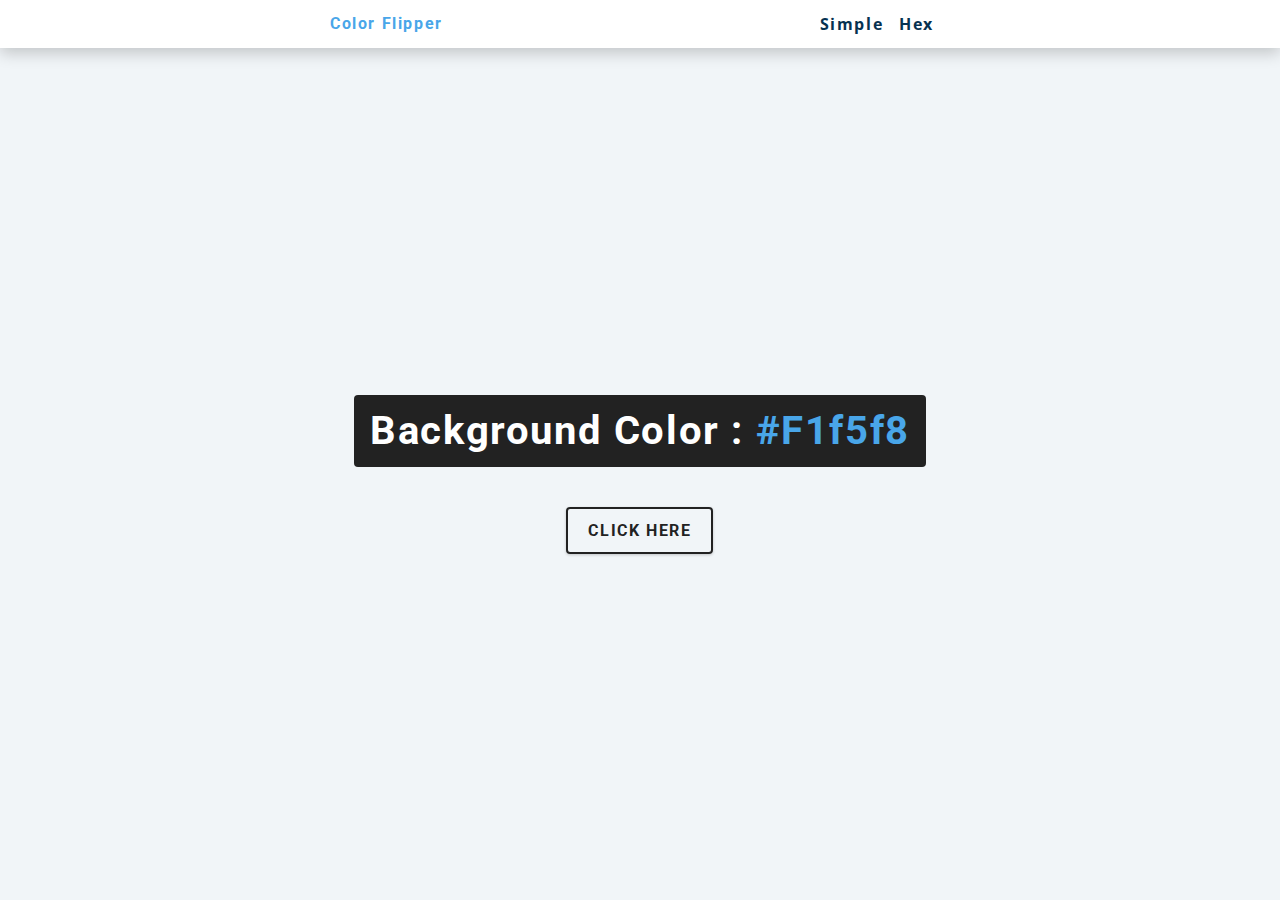
<file: proj1-colorFlipper/index.html>
<!DOCTYPE html>
<html lang="en">

<head>
  <meta charset="UTF-8" />
  <meta name="viewport" content="width=device-width, initial-scale=1.0" />
  <title>Color Flipper || Simple</title>

  <!-- styles -->
  <link rel="stylesheet" href="styles.css" />
</head>

<body>
  <nav>
    <div class="nav-center">
      <h4>Color Flipper</h4>
      <ul class="nav-links">
        <li> <a href="index.html">Simple</a></li>
        <li> <a href="hex.html">Hex</a></li>
      </ul>
    </div>
  </nav>
  <main>
    <div class="container">
      <h2>Background Color : <span class="color">#f1f5f8</span></h2>
      <button class="btn btn-hero" id="btn">Click here</button>
    </div>
  </main> 
  <!-- javascript -->
  <script src="app.js"></script>
</body>

</html>
</file>
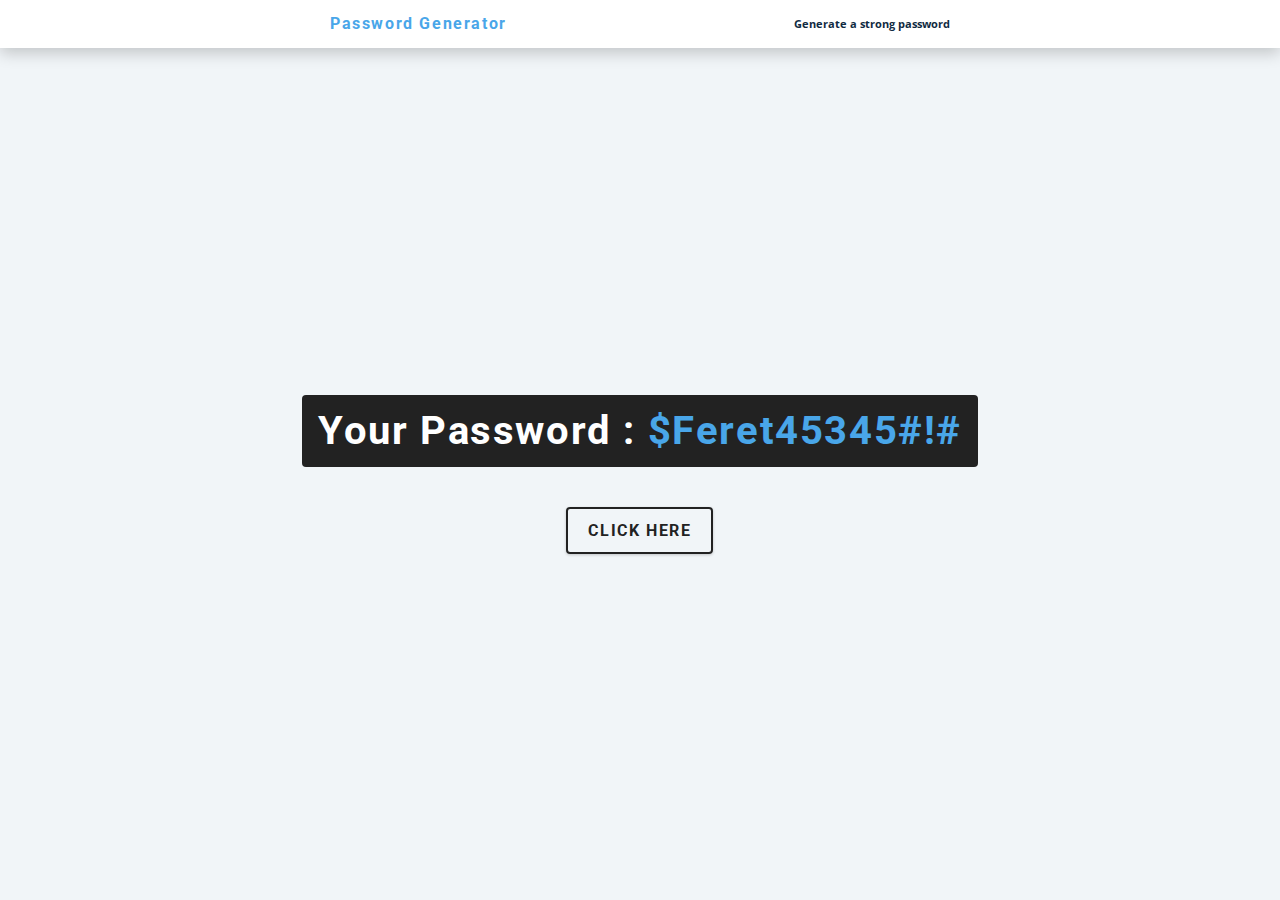
<file: proj2-passwordGenerator/index.html>
<!DOCTYPE html>
<html lang="en">

<head>
  <meta charset="UTF-8" />
  <meta name="viewport" content="width=device-width, initial-scale=1.0" />
  <title>Strong Password Generator</title>

  <!-- styles -->
  <link rel="stylesheet" href="styles.css" />
</head>

<body>
  <nav>
    <div class="nav-center">
      <h4>Password Generator</h4>
      <h6>Generate a strong password</h6>
      
    </div>
  </nav>
  <main>
    <div class="container">
      <h2>Your Password : <span class="password">$feret45345#!#</span></h2>
      <button class="btn btn-hero" id="btn">Click here</button>
    </div>
  </main>
  <!-- javascript -->
  <script src="passGen.js"></script>
  <script async src="https://pagead2.googlesyndication.com/pagead/js/adsbygoogle.js?client=ca-pub-9060583632300378"
     crossorigin="anonymous"></script>
</body>

</html>
</file>
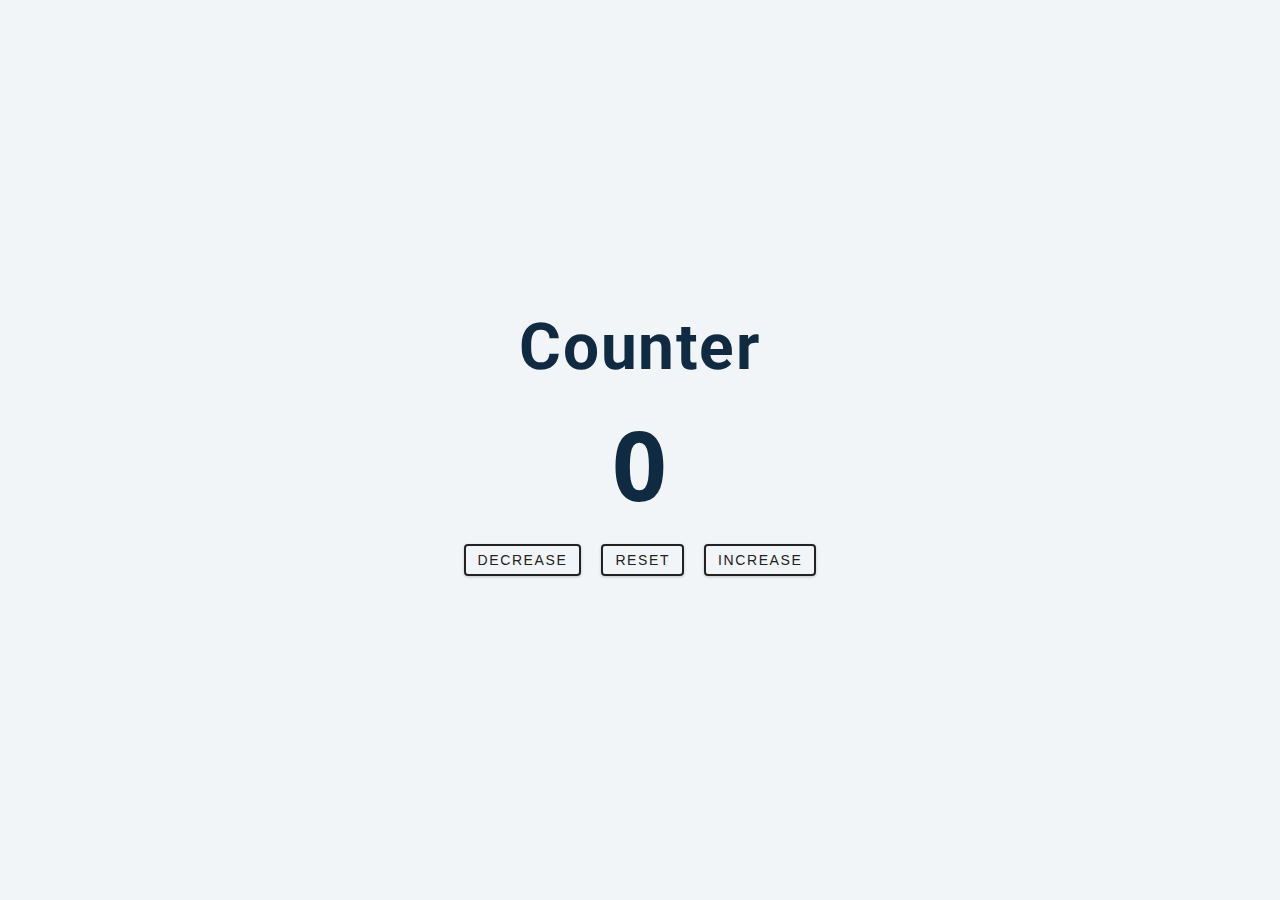
<file: proj3-counter/index.html>
<!DOCTYPE html>
<html lang="en">
  <head>
    <meta charset="UTF-8" />
    <meta name="viewport" content="width=device-width, initial-scale=1.0" />
    <title>Counter</title>

    <!-- styles -->
    <link rel="stylesheet" href="styles.css" />
  </head>
  <body>
    <main>
      <div class="container">
        <h1>
          Counter
        </h1>
        <span id="value">0</span>
        <div class="button-container">
          <button class="btn decrease">Decrease</button>
          <button class="btn reset">reset</button>
          <button class="btn increase">increase</button>
        </div>
      </div>
    </main>
    
    <!-- javascript -->
    <script src="app.js"></script>
  </body>
</html>
</file>
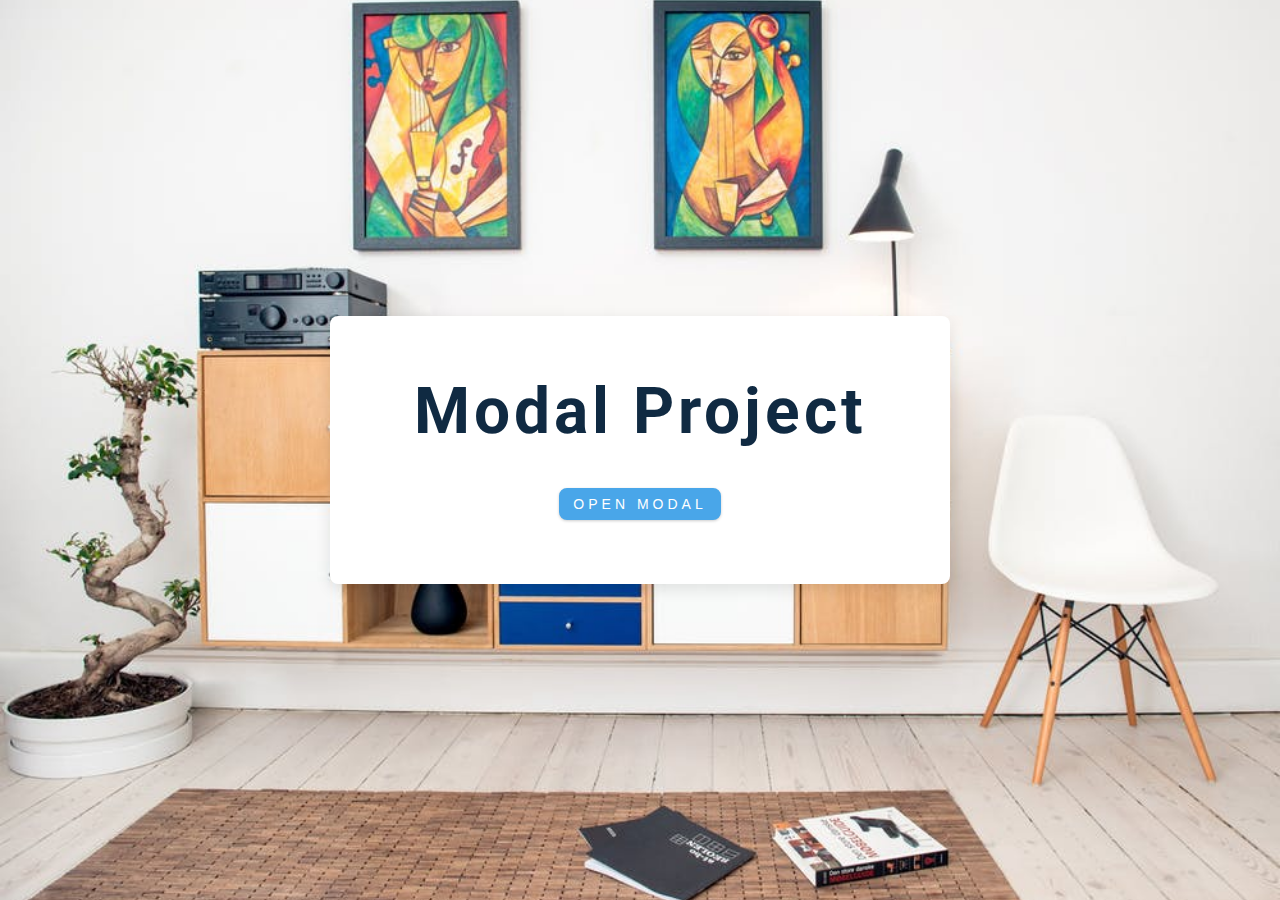
<file: proj7-modal/index.html>
<!DOCTYPE html>
<html lang="en">
  <head>
    <meta charset="UTF-8" />
    <meta name="viewport" content="width=device-width, initial-scale=1.0" />
    <title>Modal</title>
    <!-- font-awesome -->
    <link
      rel="stylesheet"
      href="https://cdnjs.cloudflare.com/ajax/libs/font-awesome/5.14.0/css/all.min.css"
    />
    <!-- styles -->
    <link rel="stylesheet" href="styles.css" />
  </head>
  <body>
    <!-- hero -->
    <header class="hero">
      <div class="banner">
        <h1>Modal project</h1>
        <button class="btn modal-btn">
          open modal
        </button>
      </div>
    </header>
    <!-- end of hero -->
    <!-- modal -->
    <div class="modal-overlay">
      <div class="modal-container">
        <h3>modal content</h3>
        <button class="close-btn">
          <i class="fas fa-times"></i>
        </button>
      </div>
    </div>

    <!-- javascript -->
    <script src="app.js"></script>
  </body>
</html>
</file>
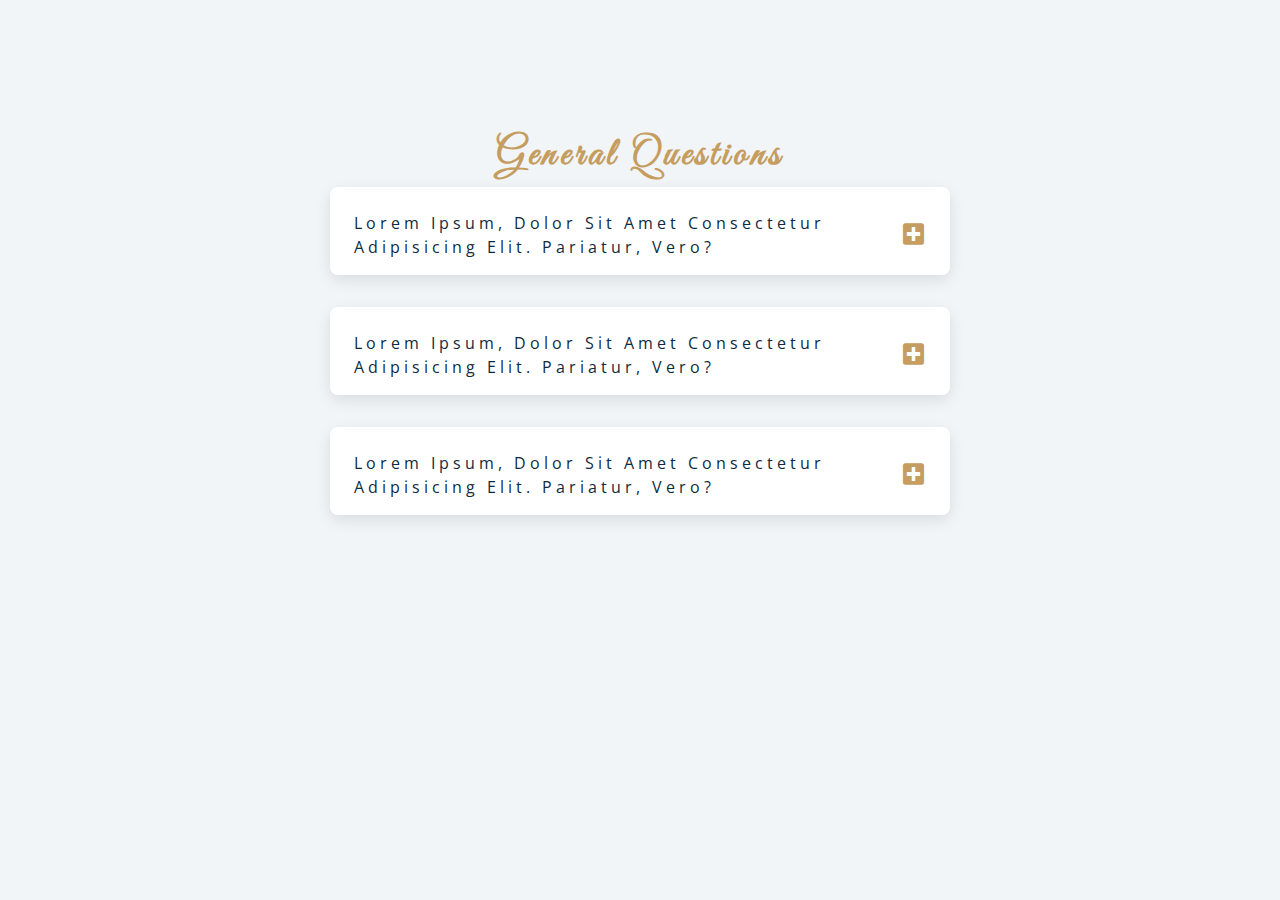
<file: proj8-questions/index.html>
<!DOCTYPE html>
<html lang="en">

<head>
  <meta charset="UTF-8" />
  <meta name="viewport" content="width=device-width, initial-scale=1.0" />
  <title>Q & A</title>
  <!-- font-awesome -->
  <link rel="stylesheet" href="https://cdnjs.cloudflare.com/ajax/libs/font-awesome/5.14.0/css/all.min.css" />
  <!-- extra fonts -->
  <link href="https://fonts.googleapis.com/css?family=Great+Vibes&display=swap" rel="stylesheet" />
  <!-- styles -->
  <link rel="stylesheet" href="styles.css" />
</head>

<body>
  <section class="questions">
    <!-- title -->
    <div class="title">
      <h2>General Questions</h2>
      <!-- questions -->
      <div class="section-center">
        <!-- single question -->
        <article class="question">
          <!-- question-title -->
          <div class="question-title">
            <p>
              Lorem ipsum, dolor sit amet consectetur adipisicing elit. Pariatur, vero?
            </p>
            <button type='button' class="question-btn">
              <span class="plus-icon">
                <i class="fas fa-plus-square"></i>
              </span>
              <span class="minus-icon">
                <i class="fas fa-minus-square"></i>
              </span>
            </button>
          </div>
          <!-- question text -->
          <div class="question-text">
            <p>Lorem ipsum dolor sit, amet consectetur adipisicing elit. Quaerat tempore quis possimus
              necessitatibus sapiente </p>
          </div>
        </article>
        <!-- end of single question -->
        <!-- single question -->
        <article class="question">
          <!-- question-title -->
          <div class="question-title">
            <p>
              Lorem ipsum, dolor sit amet consectetur adipisicing elit. Pariatur, vero?
            </p>
            <button type='button' class="question-btn">
              <span class="plus-icon">
                <i class="fas fa-plus-square"></i>
              </span>
              <span class="minus-icon">
                <i class="fas fa-minus-square"></i>
              </span>
            </button>
          </div>
          <!-- question text -->
          <div class="question-text">
            <p>Lorem ipsum dolor sit, adipisicing elit. Quaerat tempore quis possimus
              quam laborum! At repudiandae iste mollitia quasi.</p>
          </div>
        </article>
        <!-- end of single question -->
        <!-- single question -->
        <article class="question">
          <!-- question-title -->
          <div class="question-title">
            <p>
              Lorem ipsum, dolor sit amet consectetur adipisicing elit. Pariatur, vero?
            </p>
            <button type='button' class="question-btn">
              <span class="plus-icon">
                <i class="fas fa-plus-square"></i>
              </span>
              <span class="minus-icon">
                <i class="fas fa-minus-square"></i>
              </span>
            </button>
          </div>
          <!-- question text -->
          <div class="question-text">
            <p>Lorem ipsum dolor sit, amet consectetur adipisicing elit. Quaerat tempore quis possimus
              necessitatibus quasi.</p>
          </div>
        </article>
        <!-- end of single question -->

      </div>
    </div>
  </section>
  <!-- javascript -->
  <script src="app.js"></script>
</body>

</html>
</file>
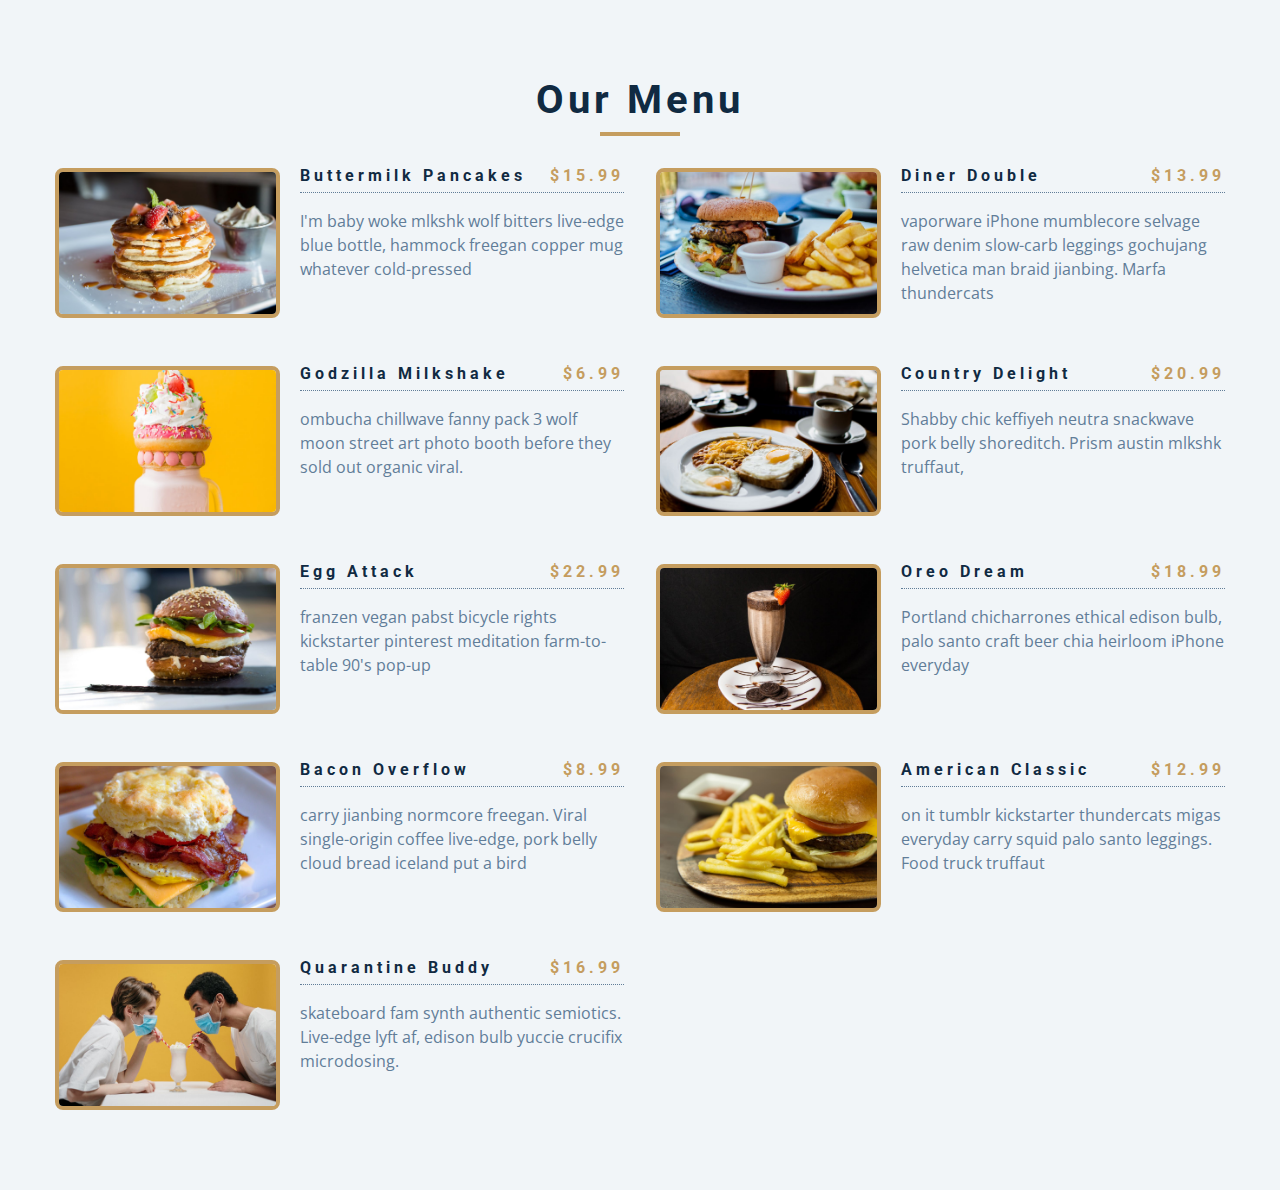
<file: proj9-menu/index.html>
<!DOCTYPE html>
<html lang="en">

<head>
  <meta charset="UTF-8" />
  <meta name="viewport" content="width=device-width, initial-scale=1.0" />
  <title>Starter</title>
  <!-- font-awesome -->
  <link rel="stylesheet" href="https://cdnjs.cloudflare.com/ajax/libs/font-awesome/5.14.0/css/all.min.css" />
  <!-- styles -->
  <link rel="stylesheet" href="styles.css" />
</head>

<body>
  <section class="menu">
    <!-- title -->
    <div class="title">
      <h2>Our menu</h2>
      <div class="underline"></div>
    </div>
    <!-- filter buttons -->
    <!-- menu items -->
    <div class="section-center">
      <!-- single item -->
     
      <article class="menu-item">
        <img src="menu-item.jpeg" class="photo" alt="menu item">
        <div class="item-info">
          <header>
            <h4>Buttery Pancakes</h4>
            <h4 class="price">$15</h4>
          </header>
          <p class="item-text">Lorem ipsum dolor, sit amet consectetur adipisicing elit. Deserunt obcaecati nulla illum
            eos, aliquid quia nemo dicta saepe in nobis?</p>
        </div>
      </article>
       <!-- end of single item  -->
    </div>
  </section>
  <!-- javascript -->
  <script src="app.js"></script>
</body>

</html>
</file>
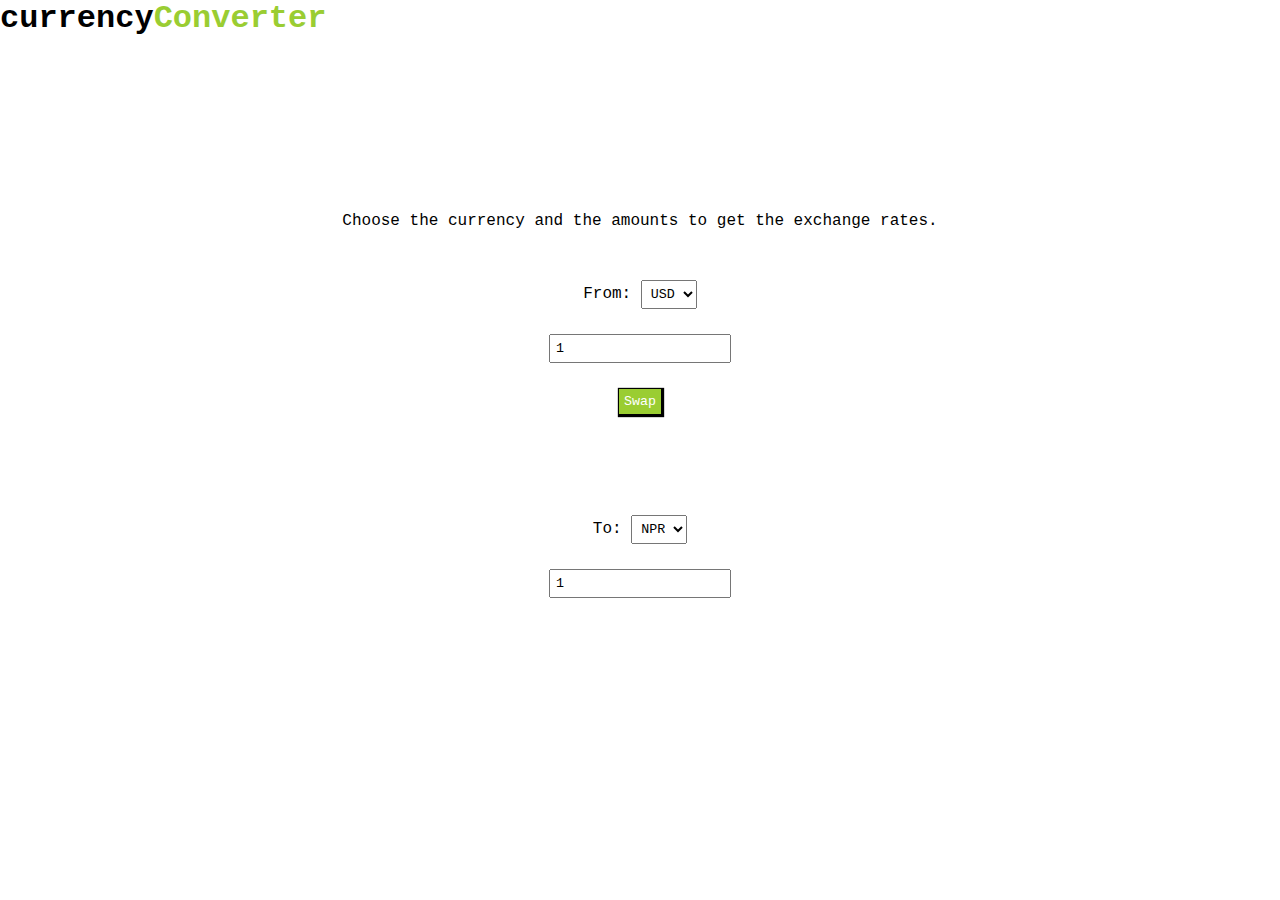
<file: currencyConverter-proj/currencyConverter.html>
<!DOCTYPE html>
<html lang="en">
  <head>
    <meta charset="UTF-8" />
    <meta http-equiv="X-UA-Compatible" content="IE=edge" />
    <meta name="viewport" content="width=device-width, initial-scale=1.0" />
    <title>currencyConverter</title>
    <style>
      * {
        margin: 0;
        padding: 0;
        box-sizing: border-box;
        font-family: "Courier New", Courier, monospace;
      }

      .mid {
        text-align: center;
        margin: 100px;
        padding: 50px;
      }
      p,
      #from,
      #to,
      .swap-rate-container,#rate {
        padding: 25px;
      }
      input,
      select,button {
        padding: 5px;
      }
      span{
          color:yellowgreen
      }
      button{
          background-color:yellowgreen;
          color:white;
          border:1px solid black;
          box-shadow: black 1px 1px 1px 1px;
      }
      @media screen and (max-width: 600px){
          *:not(h1,span){
            font-size: 13px;
          }
      }
    </style>
    
  </head>
  <body>
    <div class="logo">
      <h1>currency<span>Converter</span></h1>
    </div>
    <div class="main-container">
      <div class="mid">
        <p>Choose the currency and the amounts to get the exchange rates.</p>
        <div class="convert" id="from">
          <label for="countries-from">From:</label>
          <select name="countries-from" id="countries-from">
            <option value="AED">AED</option>
          <option value="ARS">ARS</option>
          <option value="AUD">AUD</option>
          <option value="BGN">BGN</option>
          <option value="BRL">BRL</option>
          <option value="BSD">BSD</option>
          <option value="CAD">CAD</option>
          <option value="CHF">CHF</option>
          <option value="CLP">CLP</option>
          <option value="CNY">CNY</option>
          <option value="COP">COP</option>
          <option value="CZK">CZK</option>
          <option value="DKK">DKK</option>
          <option value="DOP">DOP</option>
          <option value="EGP">EGP</option>
          <option value="EUR">EUR</option>
          <option value="FJD">FJD</option>
          <option value="GBP">GBP</option>
          <option value="GTQ">GTQ</option>
          <option value="HKD">HKD</option>
          <option value="HRK">HRK</option>
          <option value="HUF">HUF</option>
          <option value="IDR">IDR</option>
          <option value="ILS">ILS</option>
          <option value="INR">INR</option>
          <option value="ISK">ISK</option>
          <option value="JPY">JPY</option>
          <option value="KRW">KRW</option>
          <option value="KZT">KZT</option>
          <option value="MXN">MXN</option>
          <option value="MYR">MYR</option>
          <option value="NOK">NOK</option>
          <option value="NPR">NPR</option>
          <option value="NZD">NZD</option>
          <option value="PAB">PAB</option>
          <option value="PEN">PEN</option>
          <option value="PHP">PHP</option>
          <option value="PKR">PKR</option>
          <option value="PLN">PLN</option>
          <option value="PYG">PYG</option>
          <option value="RON">RON</option>
          <option value="RUB">RUB</option>
          <option value="SAR">SAR</option>
          <option value="SEK">SEK</option>
          <option value="SGD">SGD</option>
          <option value="THB">THB</option>
          <option value="TRY">TRY</option>
          <option value="TWD">TWD</option>
          <option value="UAH">UAH</option>
          <option value="USD" selected>USD</option>
          <option value="UYU">UYU</option>
          <option value="VND">VND</option>
          <option value="ZAR">ZAR</option>
          </select>
        </div>
        <div class="amount" id="amount-from">
          <input type="number" placeholder="0" value="1" id="amountOne" />
        </div>
        <div class="swap-rate-container">
          <button type="button" value="Swap" class="btn" id="swapbtn" onclick="">Swap</button>
          <div class="rate" id="rate"></div>
        </div>
        <div class="convert" id="to">
          <label for="countries-to">To:</label>
          <select name="countries-to" id="countries-to">
            <option value="AED">AED</option>
            <option value="ARS">ARS</option>
            <option value="AUD">AUD</option>
            <option value="BGN">BGN</option>
            <option value="BRL">BRL</option>
            <option value="BSD">BSD</option>
            <option value="CAD">CAD</option>
            <option value="CHF">CHF</option>
            <option value="CLP">CLP</option>
            <option value="CNY">CNY</option>
            <option value="COP">COP</option>
            <option value="CZK">CZK</option>
            <option value="DKK">DKK</option>
            <option value="DOP">DOP</option>
            <option value="EGP">EGP</option>
            <option value="EUR">EUR</option>
            <option value="FJD">FJD</option>
            <option value="GBP">GBP</option>
            <option value="GTQ">GTQ</option>
            <option value="HKD">HKD</option>
            <option value="HRK">HRK</option>
            <option value="HUF">HUF</option>
            <option value="IDR">IDR</option>
            <option value="ILS">ILS</option>
            <option value="INR">INR</option>
            <option value="ISK">ISK</option>
            <option value="JPY">JPY</option>
            <option value="KRW">KRW</option>
            <option value="KZT">KZT</option>
            <option value="MXN">MXN</option>
            <option value="MYR">MYR</option>
            <option value="NOK">NOK</option>
            <option value="NPR" selected>NPR</option>
            <option value="NZD">NZD</option>
            <option value="PAB">PAB</option>
            <option value="PEN">PEN</option>
            <option value="PHP">PHP</option>
            <option value="PKR">PKR</option>
            <option value="PLN">PLN</option>
            <option value="PYG">PYG</option>
            <option value="RON">RON</option>
            <option value="RUB">RUB</option>
            <option value="SAR">SAR</option>
            <option value="SEK">SEK</option>
            <option value="SGD">SGD</option>
            <option value="THB">THB</option>
            <option value="TRY">TRY</option>
            <option value="TWD">TWD</option>
            <option value="UAH">UAH</option>
            <option value="USD">USD</option>
            <option value="UYU">UYU</option>
            <option value="VND">VND</option>
            <option value="ZAR">ZAR</option>
          </select>
        </div>
        <div class="amount" id="amount-to">
          <input type="number" placeholder="0" value="1" id="amountTwo"/>
        </div>
      </div>
    </div>
    <script src="currencyConverter.js"></script>
  </body>
</html>
</file>
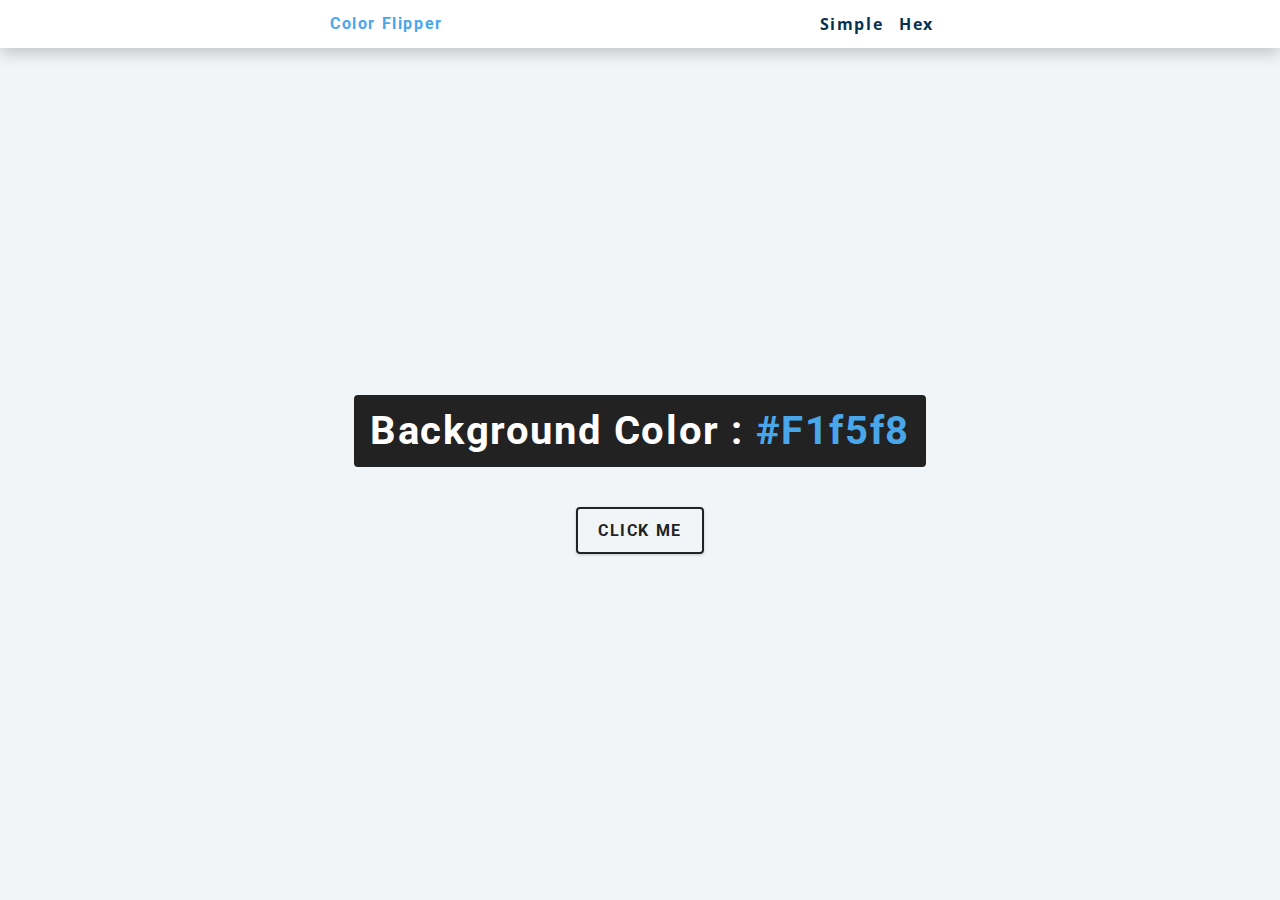
<file: proj1-colorFlipper/hex.html>
<!DOCTYPE html>
<html lang="en">
  <head>
    <meta charset="UTF-8" />
    <meta name="viewport" content="width=device-width, initial-scale=1.0" />
    <title>
      Color Flipper || Simple
    </title>

    <!-- styles -->
    <link rel="stylesheet" href="styles.css" />
  </head>

  <body>
    <nav>
      <div class="nav-center">
        <h4>color flipper</h4>
        <ul class="nav-links">
          <li><a href="index.html">simple</a></li>
          <li><a href="hex.html">hex</a></li>
        </ul>
      </div>
    </nav>
    <main>
      <div class="container">
        <h2>background color : <span class="color">#f1f5f8</span></h2>
        <button class="btn btn-hero" id="btn">click me</button>
      </div>
    </main> 
    <!-- javascript -->
    <script src="hex.js"></script>
  </body>
</html>
</file>
<file: proj1-colorFlipper/styles.css>
/*
=============== 
Fonts
===============
*/
@import url("https://fonts.googleapis.com/css?family=Open+Sans|Roboto:400,700&display=swap");

/* 
=============== 
Variables
===============
*/

:root {
  /* dark shades of primary color*/
  --clr-primary-1: hsl(205, 86%, 17%);
  --clr-primary-2: hsl(205, 77%, 27%);
  --clr-primary-3: hsl(205, 72%, 37%);
  --clr-primary-4: hsl(205, 63%, 48%);
  /* primary/main color */
  --clr-primary-5: hsl(205, 78%, 60%);
  /* lighter shades of primary color */
  --clr-primary-6: hsl(205, 89%, 70%);
  --clr-primary-7: hsl(205, 90%, 76%);
  --clr-primary-8: hsl(205, 86%, 81%);
  --clr-primary-9: hsl(205, 90%, 88%);
  --clr-primary-10: hsl(205, 100%, 96%);
  /* darkest grey - used for headings */
  --clr-grey-1: hsl(209, 61%, 16%);
  --clr-grey-2: hsl(211, 39%, 23%);
  --clr-grey-3: hsl(209, 34%, 30%);
  --clr-grey-4: hsl(209, 28%, 39%);
  /* grey used for paragraphs */
  --clr-grey-5: hsl(210, 22%, 49%);
  --clr-grey-6: hsl(209, 23%, 60%);
  --clr-grey-7: hsl(211, 27%, 70%);
  --clr-grey-8: hsl(210, 31%, 80%);
  --clr-grey-9: hsl(212, 33%, 89%);
  --clr-grey-10: hsl(210, 36%, 96%);
  --clr-white: #fff;
  --clr-red-dark: hsl(360, 67%, 44%);
  --clr-red-light: hsl(360, 71%, 66%);
  --clr-green-dark: hsl(125, 67%, 44%);
  --clr-green-light: hsl(125, 71%, 66%);
  --clr-black: #222;
  --ff-primary: "Roboto", sans-serif;
  --ff-secondary: "Open Sans", sans-serif;
  --transition: all 0.3s linear;
  --spacing: 0.1rem;
  --radius: 0.25rem;
  --light-shadow: 0 5px 15px rgba(0, 0, 0, 0.1);
  --dark-shadow: 0 5px 15px rgba(0, 0, 0, 0.2);
  --max-width: 1170px;
  --fixed-width: 620px;
}
/*
=============== 
Global Styles
===============
*/

*,
::after,
::before {
  margin: 0;
  padding: 0;
  box-sizing: border-box;
}
body {
  font-family: var(--ff-secondary);
  background: var(--clr-grey-10);
  color: var(--clr-grey-1);
  line-height: 1.5;
  font-size: 0.875rem;
}
ul {
  list-style-type: none;
}
a {
  text-decoration: none;
}
h1,
h2,
h3,
h4 {
  letter-spacing: var(--spacing);
  text-transform: capitalize;
  line-height: 1.25;
  margin-bottom: 0.75rem;
  font-family: var(--ff-primary);
}
h1 {
  font-size: 3rem;
}
h2 {
  font-size: 2rem;
}
h3 {
  font-size: 1.25rem;
}
h4 {
  font-size: 0.875rem;
}
p {
  margin-bottom: 1.25rem;
  color: var(--clr-grey-5);
}
@media screen and (min-width: 800px) {
  h1 {
    font-size: 4rem;
  }
  h2 {
    font-size: 2.5rem;
  }
  h3 {
    font-size: 1.75rem;
  }
  h4 {
    font-size: 1rem;
  }
  body {
    font-size: 1rem;
  }
  h1,
  h2,
  h3,
  h4 {
    line-height: 1;
  }
}
/*  global classes */

/* section */
.section {
  padding: 5rem 0;
}

.section-center {
  width: 90vw;
  margin: 0 auto;
  max-width: 1170px;
}
@media screen and (min-width: 992px) {
  .section-center {
    width: 95vw;
  }
}
main {
  min-height: 100vh;
  display: grid;
  place-items: center;
}

/*
=============== 
Nav
===============
*/
nav {
  background: var(--clr-white);
  height: 3rem;
  display: grid;
  align-items: center;
  box-shadow: var(--dark-shadow);
}
.nav-center {
  width: 90vw;
  max-width: var(--fixed-width);
  margin: 0 auto;
  display: flex;
  align-items: center;
  justify-content: space-between;
}
.nav-center h4 {
  margin-bottom: 0;
  color: var(--clr-primary-5);
}
.nav-links {
  display: flex;
}
nav a {
  text-transform: capitalize;
  font-weight: 700;
  font-size: 1rem;
  color: var(--clr-primary-1);
  letter-spacing: var(--spacing);
  margin-right: 1rem;
}
nav a:hover {
  color: var(--clr-primary-5);
}
/*
=============== 
Container
===============
*/
main {
  min-height: calc(100vh - 3rem);
  display: grid;
  place-items: center;
}
.container {
  text-align: center;
}
.container h2 {
  background: var(--clr-black);
  color: var(--clr-white);
  padding: 1rem;
  border-radius: var(--radius);
  margin-bottom: 2.5rem;
}
.color {
  color: var(--clr-primary-5);
}
.btn-hero {
  font-family: var(--ff-primary);
  text-transform: uppercase;
  background: transparent;
  color: var(--clr-black);
  letter-spacing: var(--spacing);
  display: inline-block;
  font-weight: 700;
  transition: var(--transition);
  border: 2px solid var(--clr-black);
  cursor: pointer;
  box-shadow: 0 1px 3px rgba(0, 0, 0, 0.2);
  border-radius: var(--radius);
  font-size: 1rem;
  padding: 0.75rem 1.25rem;
}
.btn-hero:hover {
  color: var(--clr-white);
  background: var(--clr-black);
}
</file>
<file: proj2-passwordGenerator/styles.css>
/*
=============== 
Fonts
===============
*/
@import url("https://fonts.googleapis.com/css?family=Open+Sans|Roboto:400,700&display=swap");

/*
=============== 
Variables
===============
*/

:root {
  /* dark shades of primary color*/
  --clr-primary-1: hsl(205, 86%, 17%);
  --clr-primary-2: hsl(205, 77%, 27%);
  --clr-primary-3: hsl(205, 72%, 37%);
  --clr-primary-4: hsl(205, 63%, 48%);
  /* primary/main color */
  --clr-primary-5: hsl(205, 78%, 60%);
  /* lighter shades of primary color */
  --clr-primary-6: hsl(205, 89%, 70%);
  --clr-primary-7: hsl(205, 90%, 76%);
  --clr-primary-8: hsl(205, 86%, 81%);
  --clr-primary-9: hsl(205, 90%, 88%);
  --clr-primary-10: hsl(205, 100%, 96%);
  /* darkest grey - used for headings */
  --clr-grey-1: hsl(209, 61%, 16%);
  --clr-grey-2: hsl(211, 39%, 23%);
  --clr-grey-3: hsl(209, 34%, 30%);
  --clr-grey-4: hsl(209, 28%, 39%);
  /* grey used for paragraphs */
  --clr-grey-5: hsl(210, 22%, 49%);
  --clr-grey-6: hsl(209, 23%, 60%);
  --clr-grey-7: hsl(211, 27%, 70%);
  --clr-grey-8: hsl(210, 31%, 80%);
  --clr-grey-9: hsl(212, 33%, 89%);
  --clr-grey-10: hsl(210, 36%, 96%);
  --clr-white: #fff;
  --clr-red-dark: hsl(360, 67%, 44%);
  --clr-red-light: hsl(360, 71%, 66%);
  --clr-green-dark: hsl(125, 67%, 44%);
  --clr-green-light: hsl(125, 71%, 66%);
  --clr-black: #222;
  --ff-primary: "Roboto", sans-serif;
  --ff-secondary: "Open Sans", sans-serif;
  --transition: all 0.3s linear;
  --spacing: 0.1rem;
  --radius: 0.25rem;
  --light-shadow: 0 5px 15px rgba(0, 0, 0, 0.1);
  --dark-shadow: 0 5px 15px rgba(0, 0, 0, 0.2);
  --max-width: 1170px;
  --fixed-width: 620px;
}
/*
=============== 
Global Styles
===============
*/

*,
::after,
::before {
  margin: 0;
  padding: 0;
  box-sizing: border-box;
}
body {
  font-family: var(--ff-secondary);
  background: var(--clr-grey-10);
  color: var(--clr-grey-1);
  line-height: 1.5;
  font-size: 0.875rem;
}
ul {
  list-style-type: none;
}
a {
  text-decoration: none;
}
h1,
h2,
h3,
h4 {
  letter-spacing: var(--spacing);
  text-transform: capitalize;
  line-height: 1.25;
  margin-bottom: 0.75rem;
  font-family: var(--ff-primary);
}
h1 {
  font-size: 3rem;
}
h2 {
  font-size: 2rem;
}
h3 {
  font-size: 1.25rem;
}
h4 {
  font-size: 0.875rem;
}
p {
  margin-bottom: 1.25rem;
  color: var(--clr-grey-5);
}
@media screen and (min-width: 800px) {
  h1 {
    font-size: 4rem;
  }
  h2 {
    font-size: 2.5rem;
  }
  h3 {
    font-size: 1.75rem;
  }
  h4 {
    font-size: 1rem;
  }
  body {
    font-size: 1rem;
  }
  h1,
  h2,
  h3,
  h4 {
    line-height: 1;
  }
}
/*  global classes */

/* section */
.section {
  padding: 5rem 0;
}

.section-center {
  width: 90vw;
  margin: 0 auto;
  max-width: 1170px;
}
@media screen and (min-width: 992px) {
  .section-center {
    width: 95vw;
  }
}
main {
  min-height: 100vh;
  display: grid;
  place-items: center;
}

/*
=============== 
Nav
===============
*/
nav {
  background: var(--clr-white);
  height: 3rem;
  display: grid;
  align-items: center;
  box-shadow: var(--dark-shadow);
}
.nav-center {
  width: 90vw;
  max-width: var(--fixed-width);
  margin: 0 auto;
  display: flex;
  align-items: center;
  justify-content: space-between;
}
.nav-center h4 {
  margin-bottom: 0;
  color: var(--clr-primary-5);
}
.nav-links {
  display: flex;
}
nav a {
  text-transform: capitalize;
  font-weight: 700;
  font-size: 1rem;
  color: var(--clr-primary-1);
  letter-spacing: var(--spacing);
  margin-right: 1rem;
}
nav a:hover {
  color: var(--clr-primary-5);
}
/*
=============== 
Container
===============
*/
main {
  min-height: calc(100vh - 3rem);
  display: grid;
  place-items: center;
}
.container {
  text-align: center;
}
.container h2 {
  background: var(--clr-black);
  color: var(--clr-white);
  padding: 1rem;
  border-radius: var(--radius);
  margin-bottom: 2.5rem;
}
.password {
  color: var(--clr-primary-5);
}
.btn-hero {
  font-family: var(--ff-primary);
  text-transform: uppercase;
  background: transparent;
  color: var(--clr-black);
  letter-spacing: var(--spacing);
  display: inline-block;
  font-weight: 700;
  transition: var(--transition);
  border: 2px solid var(--clr-black);
  cursor: pointer;
  box-shadow: 0 1px 3px rgba(0, 0, 0, 0.2);
  border-radius: var(--radius);
  font-size: 1rem;
  padding: 0.75rem 1.25rem;
}
.btn-hero:hover {
  color: var(--clr-white);
  background: var(--clr-black);
}
</file>
<file: proj3-counter/styles.css>
/*
=============== 
Fonts
===============
*/
@import url("https://fonts.googleapis.com/css?family=Open+Sans|Roboto:400,700&display=swap");

/*
=============== 
Variables
===============
*/

:root {
  /* dark shades of primary color*/
  --clr-primary-1: hsl(205, 86%, 17%);
  --clr-primary-2: hsl(205, 77%, 27%);
  --clr-primary-3: hsl(205, 72%, 37%);
  --clr-primary-4: hsl(205, 63%, 48%);
  /* primary/main color */
  --clr-primary-5: hsl(205, 78%, 60%);
  /* lighter shades of primary color */
  --clr-primary-6: hsl(205, 89%, 70%);
  --clr-primary-7: hsl(205, 90%, 76%);
  --clr-primary-8: hsl(205, 86%, 81%);
  --clr-primary-9: hsl(205, 90%, 88%);
  --clr-primary-10: hsl(205, 100%, 96%);
  /* darkest grey - used for headings */
  --clr-grey-1: hsl(209, 61%, 16%);
  --clr-grey-2: hsl(211, 39%, 23%);
  --clr-grey-3: hsl(209, 34%, 30%);
  --clr-grey-4: hsl(209, 28%, 39%);
  /* grey used for paragraphs */
  --clr-grey-5: hsl(210, 22%, 49%);
  --clr-grey-6: hsl(209, 23%, 60%);
  --clr-grey-7: hsl(211, 27%, 70%);
  --clr-grey-8: hsl(210, 31%, 80%);
  --clr-grey-9: hsl(212, 33%, 89%);
  --clr-grey-10: hsl(210, 36%, 96%);
  --clr-white: #fff;
  --clr-red-dark: hsl(360, 67%, 44%);
  --clr-red-light: hsl(360, 71%, 66%);
  --clr-green-dark: hsl(125, 67%, 44%);
  --clr-green-light: hsl(125, 71%, 66%);
  --clr-black: #222;
  --ff-primary: "Roboto", sans-serif;
  --ff-secondary: "Open Sans", sans-serif;
  --transition: all 0.3s linear;
  --spacing: 0.1rem;
  --radius: 0.25rem;
  --light-shadow: 0 5px 15px rgba(0, 0, 0, 0.1);
  --dark-shadow: 0 5px 15px rgba(0, 0, 0, 0.2);
  --max-width: 1170px;
  --fixed-width: 620px;
}
/*
=============== 
Global Styles
===============
*/

*,
::after,
::before {
  margin: 0;
  padding: 0;
  box-sizing: border-box;
}
body {
  font-family: var(--ff-secondary);
  background: var(--clr-grey-10);
  color: var(--clr-grey-1);
  line-height: 1.5;
  font-size: 0.875rem;
}
ul {
  list-style-type: none;
}
a {
  text-decoration: none;
}
h1,
h2,
h3,
h4 {
  letter-spacing: var(--spacing);
  text-transform: capitalize;
  line-height: 1.25;
  margin-bottom: 0.75rem;
  font-family: var(--ff-primary);
}
h1 {
  font-size: 3rem;
}
h2 {
  font-size: 2rem;
}
h3 {
  font-size: 1.25rem;
}
h4 {
  font-size: 0.875rem;
}
p {
  margin-bottom: 1.25rem;
  color: var(--clr-grey-5);
}
@media screen and (min-width: 800px) {
  h1 {
    font-size: 4rem;
  }
  h2 {
    font-size: 2.5rem;
  }
  h3 {
    font-size: 1.75rem;
  }
  h4 {
    font-size: 1rem;
  }
  body {
    font-size: 1rem;
  }
  h1,
  h2,
  h3,
  h4 {
    line-height: 1;
  }
}
/*  global classes */

/* section */
.section {
  padding: 5rem 0;
}

.section-center {
  width: 90vw;
  margin: 0 auto;
  max-width: 1170px;
}
@media screen and (min-width: 992px) {
  .section-center {
    width: 95vw;
  }
}
main {
  min-height: 100vh;
  display: grid;
  place-items: center;
}

/*
=============== 
Counter
===============
*/

main {
  min-height: 100vh;
  display: grid;
  place-items: center;
}
.container {
  text-align: center;
}
#value {
  font-size: 6rem;
  font-weight: bold;
}
.btn {
  text-transform: uppercase;
  background: transparent;
  color: var(--clr-black);
  padding: 0.375rem 0.75rem;
  letter-spacing: var(--spacing);
  display: inline-block;
  transition: var(--transition);
  font-size: 0.875rem;
  border: 2px solid var(--clr-black);
  cursor: pointer;
  box-shadow: 0 1px 3px rgba(0, 0, 0, 0.2);
  border-radius: var(--radius);
  margin: 0.5rem;
}
.btn:hover {
  color: var(--clr-white);
  background: var(--clr-black);
}
</file>
<file: proj7-modal/styles.css>
/*
=============== 
Fonts
===============
*/
@import url("https://fonts.googleapis.com/css?family=Open+Sans|Roboto:400,700&display=swap");

/*
=============== 
Variables
===============
*/

:root {
  /* dark shades of primary color*/
  --clr-primary-1: hsl(205, 86%, 17%);
  --clr-primary-2: hsl(205, 77%, 27%);
  --clr-primary-3: hsl(205, 72%, 37%);
  --clr-primary-4: hsl(205, 63%, 48%);
  /* primary/main color */
  --clr-primary-5: #49a6e9;
  /* --clr-primary-5: rgb(73, 166, 233); */
  /* lighter shades of primary color */
  --clr-primary-6: hsl(205, 89%, 70%);
  --clr-primary-7: hsl(205, 90%, 76%);
  --clr-primary-8: hsl(205, 86%, 81%);
  --clr-primary-9: hsl(205, 90%, 88%);
  --clr-primary-10: hsl(205, 100%, 96%);
  /* darkest grey - used for headings */
  --clr-grey-1: hsl(209, 61%, 16%);
  --clr-grey-2: hsl(211, 39%, 23%);
  --clr-grey-3: hsl(209, 34%, 30%);
  --clr-grey-4: hsl(209, 28%, 39%);
  /* grey used for paragraphs */
  --clr-grey-5: hsl(210, 22%, 49%);
  --clr-grey-6: hsl(209, 23%, 60%);
  --clr-grey-7: hsl(211, 27%, 70%);
  --clr-grey-8: hsl(210, 31%, 80%);
  --clr-grey-9: hsl(212, 33%, 89%);
  --clr-grey-10: hsl(210, 36%, 96%);
  --clr-white: #fff;
  --clr-red-dark: hsl(360, 67%, 44%);
  --clr-red-light: hsl(360, 71%, 66%);
  --clr-green-dark: hsl(125, 67%, 44%);
  --clr-green-light: hsl(125, 71%, 66%);
  --clr-black: #222;
  --ff-primary: "Roboto", sans-serif;
  --ff-secondary: "Open Sans", sans-serif;
  --transition: all 0.3s linear;
  --spacing: 0.25rem;
  --radius: 0.5rem;
  --light-shadow: 0 5px 15px rgba(0, 0, 0, 0.1);
  --dark-shadow: 0 5px 15px rgba(0, 0, 0, 0.2);
  --max-width: 1170px;
  --fixed-width: 620px;
}
/*
=============== 
Global Styles
===============
*/

*,
::after,
::before {
  margin: 0;
  padding: 0;
  box-sizing: border-box;
}
body {
  font-family: var(--ff-secondary);
  background: var(--clr-grey-10);
  color: var(--clr-grey-1);
  line-height: 1.5;
  font-size: 0.875rem;
}
ul {
  list-style-type: none;
}
a {
  text-decoration: none;
}
img:not(.logo) {
  width: 100%;
}
img {
  display: block;
}

h1,
h2,
h3,
h4 {
  letter-spacing: var(--spacing);
  text-transform: capitalize;
  line-height: 1.25;
  margin-bottom: 0.75rem;
  font-family: var(--ff-primary);
}
h1 {
  font-size: 3rem;
}
h2 {
  font-size: 2rem;
}
h3 {
  font-size: 1.25rem;
}
h4 {
  font-size: 0.875rem;
}
p {
  margin-bottom: 1.25rem;
  color: var(--clr-grey-5);
}
@media screen and (min-width: 800px) {
  h1 {
    font-size: 4rem;
  }
  h2 {
    font-size: 2.5rem;
  }
  h3 {
    font-size: 1.75rem;
  }
  h4 {
    font-size: 1rem;
  }
  body {
    font-size: 1rem;
  }
  h1,
  h2,
  h3,
  h4 {
    line-height: 1;
  }
}
/*  global classes */

.btn {
  text-transform: uppercase;
  background: transparent;
  color: var(--clr-black);
  padding: 0.375rem 0.75rem;
  letter-spacing: var(--spacing);
  display: inline-block;
  transition: var(--transition);
  font-size: 0.875rem;
  border: 2px solid var(--clr-black);
  cursor: pointer;
  box-shadow: 0 1px 3px rgba(0, 0, 0, 0.2);
  border-radius: var(--radius);
}
.btn:hover {
  color: var(--clr-white);
  background: var(--clr-black);
}
/* section */
.section {
  padding: 5rem 0;
}

.section-center {
  width: 90vw;
  margin: 0 auto;
  max-width: 1170px;
}
@media screen and (min-width: 992px) {
  .section-center {
    width: 95vw;
  }
}
main {
  min-height: 100vh;
  display: grid;
  place-items: center;
}
/*
=============== 
Modal
===============
*/
.hero {
  min-height: 100vh;
  background: url("./hero.jpeg") center/cover no-repeat;
  display: grid;
  place-items: center;
}
.banner {
  background: var(--clr-white);
  padding: 4rem 0;
  border-radius: var(--radius);
  box-shadow: var(--light-shadow);
  text-align: center;
  width: 90vw;
  max-width: var(--fixed-width);
}
.modal-btn {
  margin-top: 2rem;
  background: var(--clr-primary-5);
  border-color: var(--clr-primary-5);
  color: var(--clr-white);
}
.modal-btn:hover {
  background: transparent;
  color: var(--clr-primary-5);
}
.modal-overlay {
  position: fixed;
  top: 0;
  left: 0;
  width: 100%;
  height: 100%;
  background: rgba(73, 166, 233, 0.5);
  display: grid;
  place-items: center;
  transition: var(--transition);
  visibility: hidden;
  z-index: -10;
}
/* OPEN/CLOSE MODAL */
.open-modal {
  visibility: visible;
  z-index: 10;
}
.modal-container {
  background: var(--clr-white);
  border-radius: var(--radius);
  width: 90vw;
  height: 30vh;
  max-width: var(--fixed-width);
  text-align: center;
  display: grid;
  place-items: center;
  position: relative;
}
.close-btn {
  position: absolute;
  top: 1rem;
  right: 1rem;
  font-size: 2rem;
  background: transparent;
  border-color: transparent;
  color: var(--clr-red-dark);
  cursor: pointer;
  transition: var(--transition);
}
.close-btn:hover {
  color: var(--clr-red-light);
  transform: scale(1.3);
}
</file>
<file: proj8-questions/styles.css>
/*
=============== 
Fonts
===============
*/
@import url("https://fonts.googleapis.com/css?family=Open+Sans|Roboto:400,700&display=swap");

/*
=============== 
Variables
===============
*/

:root {
  /* dark shades of primary color*/
  --clr-primary-1: hsl(205, 86%, 17%);
  --clr-primary-2: hsl(205, 77%, 27%);
  --clr-primary-3: hsl(205, 72%, 37%);
  --clr-primary-4: hsl(205, 63%, 48%);
  /* primary/main color */
  --clr-primary-5: #49a6e9;
  /* lighter shades of primary color */
  --clr-primary-6: hsl(205, 89%, 70%);
  --clr-primary-7: hsl(205, 90%, 76%);
  --clr-primary-8: hsl(205, 86%, 81%);
  --clr-primary-9: hsl(205, 90%, 88%);
  --clr-primary-10: hsl(205, 100%, 96%);
  /* darkest grey - used for headings */
  --clr-grey-1: hsl(209, 61%, 16%);
  --clr-grey-2: hsl(211, 39%, 23%);
  --clr-grey-3: hsl(209, 34%, 30%);
  --clr-grey-4: hsl(209, 28%, 39%);
  /* grey used for paragraphs */
  --clr-grey-5: hsl(210, 22%, 49%);
  --clr-grey-6: hsl(209, 23%, 60%);
  --clr-grey-7: hsl(211, 27%, 70%);
  --clr-grey-8: hsl(210, 31%, 80%);
  --clr-grey-9: hsl(212, 33%, 89%);
  --clr-grey-10: hsl(210, 36%, 96%);
  --clr-white: #fff;
  --clr-red-dark: hsl(360, 67%, 44%);
  --clr-red-light: hsl(360, 71%, 66%);
  --clr-green-dark: hsl(125, 67%, 44%);
  --clr-green-light: hsl(125, 71%, 66%);
  --clr-gold: #c59d5f;
  --clr-black: #222;
  --ff-primary: "Roboto", sans-serif;
  --ff-secondary: "Open Sans", sans-serif;
  --transition: all 0.3s linear;
  --spacing: 0.25rem;
  --radius: 0.5rem;
  --light-shadow: 0 5px 15px rgba(0, 0, 0, 0.1);
  --dark-shadow: 0 5px 15px rgba(0, 0, 0, 0.2);
  --max-width: 1170px;
  --fixed-width: 620px;
}
/*
=============== 
Global Styles
===============
*/

*,
::after,
::before {
  margin: 0;
  padding: 0;
  box-sizing: border-box;
}
body {
  font-family: var(--ff-secondary);
  background: var(--clr-grey-10);
  color: var(--clr-grey-1);
  line-height: 1.5;
  font-size: 0.875rem;
}
ul {
  list-style-type: none;
}
a {
  text-decoration: none;
}
img:not(.logo) {
  width: 100%;
}
img {
  display: block;
}

h1,
h2,
h3,
h4 {
  letter-spacing: var(--spacing);
  text-transform: capitalize;
  line-height: 1.25;
  margin-bottom: 0.75rem;
  font-family: var(--ff-primary);
}
h1 {
  font-size: 3rem;
}
h2 {
  font-size: 2rem;
}
h3 {
  font-size: 1.25rem;
}
h4 {
  font-size: 0.875rem;
}
p {
  margin-bottom: 1.25rem;
  color: var(--clr-grey-5);
}
@media screen and (min-width: 800px) {
  h1 {
    font-size: 4rem;
  }
  h2 {
    font-size: 2.5rem;
  }
  h3 {
    font-size: 1.75rem;
  }
  h4 {
    font-size: 1rem;
  }
  body {
    font-size: 1rem;
  }
  h1,
  h2,
  h3,
  h4 {
    line-height: 1;
  }
}
/*  global classes */

.btn {
  text-transform: uppercase;
  background: transparent;
  color: var(--clr-black);
  padding: 0.375rem 0.75rem;
  letter-spacing: var(--spacing);
  display: inline-block;
  transition: var(--transition);
  font-size: 0.875rem;
  border: 2px solid var(--clr-black);
  cursor: pointer;
  box-shadow: 0 1px 3px rgba(0, 0, 0, 0.2);
  border-radius: var(--radius);
}
.btn:hover {
  color: var(--clr-white);
  background: var(--clr-black);
}
/* section */
.section {
  padding: 5rem 0;
}

.section-center {
  width: 90vw;
  margin: 0 auto;
  max-width: 1170px;
}
@media screen and (min-width: 992px) {
  .section-center {
    width: 95vw;
  }
}
main {
  min-height: 100vh;
  display: grid;
  place-items: center;
}
/*
=============== 
Questions
===============
*/
.title {
  margin-top: 15vh;
  margin-bottom: 4rem;
}
.title h2 {
  color: var(--clr-gold);
  font-family: "Great Vibes", cursive;
  text-align: center;
}
.section-center {
  max-width: var(--fixed-width);
}
.question {
  background: var(--clr-white);
  border-radius: var(--radius);
  box-shadow: var(--light-shadow);
  padding: 1.5rem 1.5rem 0 1.5rem;
  margin-bottom: 2rem;
}
.question-title {
  display: flex;
  justify-content: space-between;
  align-items: center;
  text-transform: capitalize;
  padding-bottom: 1rem;
}
.question-title p {
  margin-bottom: 0;
  letter-spacing: var(--spacing);
  color: var(--clr-grey-1);
}
.question-btn {
  font-size: 1.5rem;
  background: transparent;
  border-color: transparent;
  cursor: pointer;
  color: var(--clr-gold);
  transition: var(--transition);
}
.question-btn:hover {
  transform: rotate(90deg);
}
.question-text {
  padding: 1rem 0 1.5rem 0;
  border-top: 1px solid rgba(0, 0, 0, 0.2);
}
.question-text p {
  margin-bottom: 0;
}
/* hide text */
.question-text {
  display: none;
}
.show-text .question-text {
  display: block;
}
.minus-icon {
  display: none;
}
.show-text .minus-icon {
  display: inline;
}
.show-text .plus-icon {
  display: none;
}
</file>
<file: proj9-menu/styles.css>
/*
=============== 
Fonts
===============
*/
@import url("https://fonts.googleapis.com/css?family=Open+Sans|Roboto:400,700&display=swap");

/*
=============== 
Variables
===============
*/

:root {
  /* dark shades of primary color*/
  --clr-primary-1: hsl(205, 86%, 17%);
  --clr-primary-2: hsl(205, 77%, 27%);
  --clr-primary-3: hsl(205, 72%, 37%);
  --clr-primary-4: hsl(205, 63%, 48%);
  /* primary/main color */
  --clr-primary-5: #49a6e9;
  /* lighter shades of primary color */
  --clr-primary-6: hsl(205, 89%, 70%);
  --clr-primary-7: hsl(205, 90%, 76%);
  --clr-primary-8: hsl(205, 86%, 81%);
  --clr-primary-9: hsl(205, 90%, 88%);
  --clr-primary-10: hsl(205, 100%, 96%);
  /* darkest grey - used for headings */
  --clr-grey-1: hsl(209, 61%, 16%);
  --clr-grey-2: hsl(211, 39%, 23%);
  --clr-grey-3: hsl(209, 34%, 30%);
  --clr-grey-4: hsl(209, 28%, 39%);
  /* grey used for paragraphs */
  --clr-grey-5: hsl(210, 22%, 49%);
  --clr-grey-6: hsl(209, 23%, 60%);
  --clr-grey-7: hsl(211, 27%, 70%);
  --clr-grey-8: hsl(210, 31%, 80%);
  --clr-grey-9: hsl(212, 33%, 89%);
  --clr-grey-10: hsl(210, 36%, 96%);
  --clr-white: #fff;
  --clr-red-dark: hsl(360, 67%, 44%);
  --clr-red-light: hsl(360, 71%, 66%);
  --clr-green-dark: hsl(125, 67%, 44%);
  --clr-green-light: hsl(125, 71%, 66%);
  --clr-gold: #c59d5f;
  --clr-black: #222;
  --ff-primary: "Roboto", sans-serif;
  --ff-secondary: "Open Sans", sans-serif;
  --transition: all 0.3s linear;
  --spacing: 0.25rem;
  --radius: 0.5rem;
  --light-shadow: 0 5px 15px rgba(0, 0, 0, 0.1);
  --dark-shadow: 0 5px 15px rgba(0, 0, 0, 0.2);
  --max-width: 1170px;
  --fixed-width: 620px;
}
/*
=============== 
Global Styles
===============
*/

*,
::after,
::before {
  margin: 0;
  padding: 0;
  box-sizing: border-box;
}
body {
  font-family: var(--ff-secondary);
  background: var(--clr-grey-10);
  color: var(--clr-grey-1);
  line-height: 1.5;
  font-size: 0.875rem;
}
ul {
  list-style-type: none;
}
a {
  text-decoration: none;
}
img:not(.logo) {
  width: 100%;
}
img {
  display: block;
}

h1,
h2,
h3,
h4 {
  letter-spacing: var(--spacing);
  text-transform: capitalize;
  line-height: 1.25;
  margin-bottom: 0.75rem;
  font-family: var(--ff-primary);
}
h1 {
  font-size: 3rem;
}
h2 {
  font-size: 2rem;
}
h3 {
  font-size: 1.25rem;
}
h4 {
  font-size: 0.875rem;
}
p {
  margin-bottom: 1.25rem;
  color: var(--clr-grey-5);
}
@media screen and (min-width: 800px) {
  h1 {
    font-size: 4rem;
  }
  h2 {
    font-size: 2.5rem;
  }
  h3 {
    font-size: 1.75rem;
  }
  h4 {
    font-size: 1rem;
  }
  body {
    font-size: 1rem;
  }
  h1,
  h2,
  h3,
  h4 {
    line-height: 1;
  }
}
/*  global classes */

.btn {
  text-transform: uppercase;
  background: transparent;
  color: var(--clr-black);
  padding: 0.375rem 0.75rem;
  letter-spacing: var(--spacing);
  display: inline-block;
  transition: var(--transition);
  font-size: 0.875rem;
  border: 2px solid var(--clr-black);
  cursor: pointer;
  box-shadow: 0 1px 3px rgba(0, 0, 0, 0.2);
  border-radius: var(--radius);
}
.btn:hover {
  color: var(--clr-white);
  background: var(--clr-black);
}
/* section */
.section {
  padding: 5rem 0;
}

main {
  min-height: 100vh;
  display: grid;
  place-items: center;
}
/*
=============== 
Menu
===============
*/

.menu {
  padding: 5rem 0;
}
.title {
  text-align: center;
  margin-bottom: 2rem;
}
.underline {
  width: 5rem;
  height: 0.25rem;
  background: var(--clr-gold);
  margin-left: auto;
  margin-right: auto;
}
.btn-container {
  margin-bottom: 4rem;
  display: flex;
  justify-content: center;
}
.filter-btn {
  background: transparent;
  border-color: var(--clr-gold);
  font-size: 1rem;
  text-transform: capitalize;
  margin: 0 0.5rem;
  letter-spacing: 1px;
  border-radius: var(--radius);
  padding: 0.375rem 0.75rem;
  color: var(--clr-gold);
  cursor: pointer;
  transition: var(--transition);
}
.filter-btn:hover {
  background: var(--clr-gold);
  color: var(--clr-white);
}
.section-center {
  width: 90vw;
  margin: 0 auto;
  max-width: 1170px;
  display: grid;
  gap: 3rem 2rem;
  justify-items: center;
}
.menu-item {
  display: grid;
  gap: 1rem 2rem;
  max-width: 25rem;
}
.photo {
  object-fit: cover;
  height: 200px;
  border: 0.25rem solid var(--clr-gold);
  border-radius: var(--radius);
}
.item-info header {
  display: flex;
  justify-content: space-between;
  border-bottom: 0.5px dotted var(--clr-grey-5);
}
.item-info h4 {
  margin-bottom: 0.5rem;
}
.price {
  color: var(--clr-gold);
}
.item-text {
  margin-bottom: 0;
  padding-top: 1rem;
}

@media screen and (min-width: 768px) {
  .menu-item {
    grid-template-columns: 225px 1fr;
    gap: 0 1.25rem;
    max-width: 40rem;
  }
  .photo {
    height: 175px;
  }
}
@media screen and (min-width: 1200px) {
  .section-center {
    width: 95vw;
    grid-template-columns: 1fr 1fr;
  }
  .photo {
    height: 150px;
  }
}
</file>
